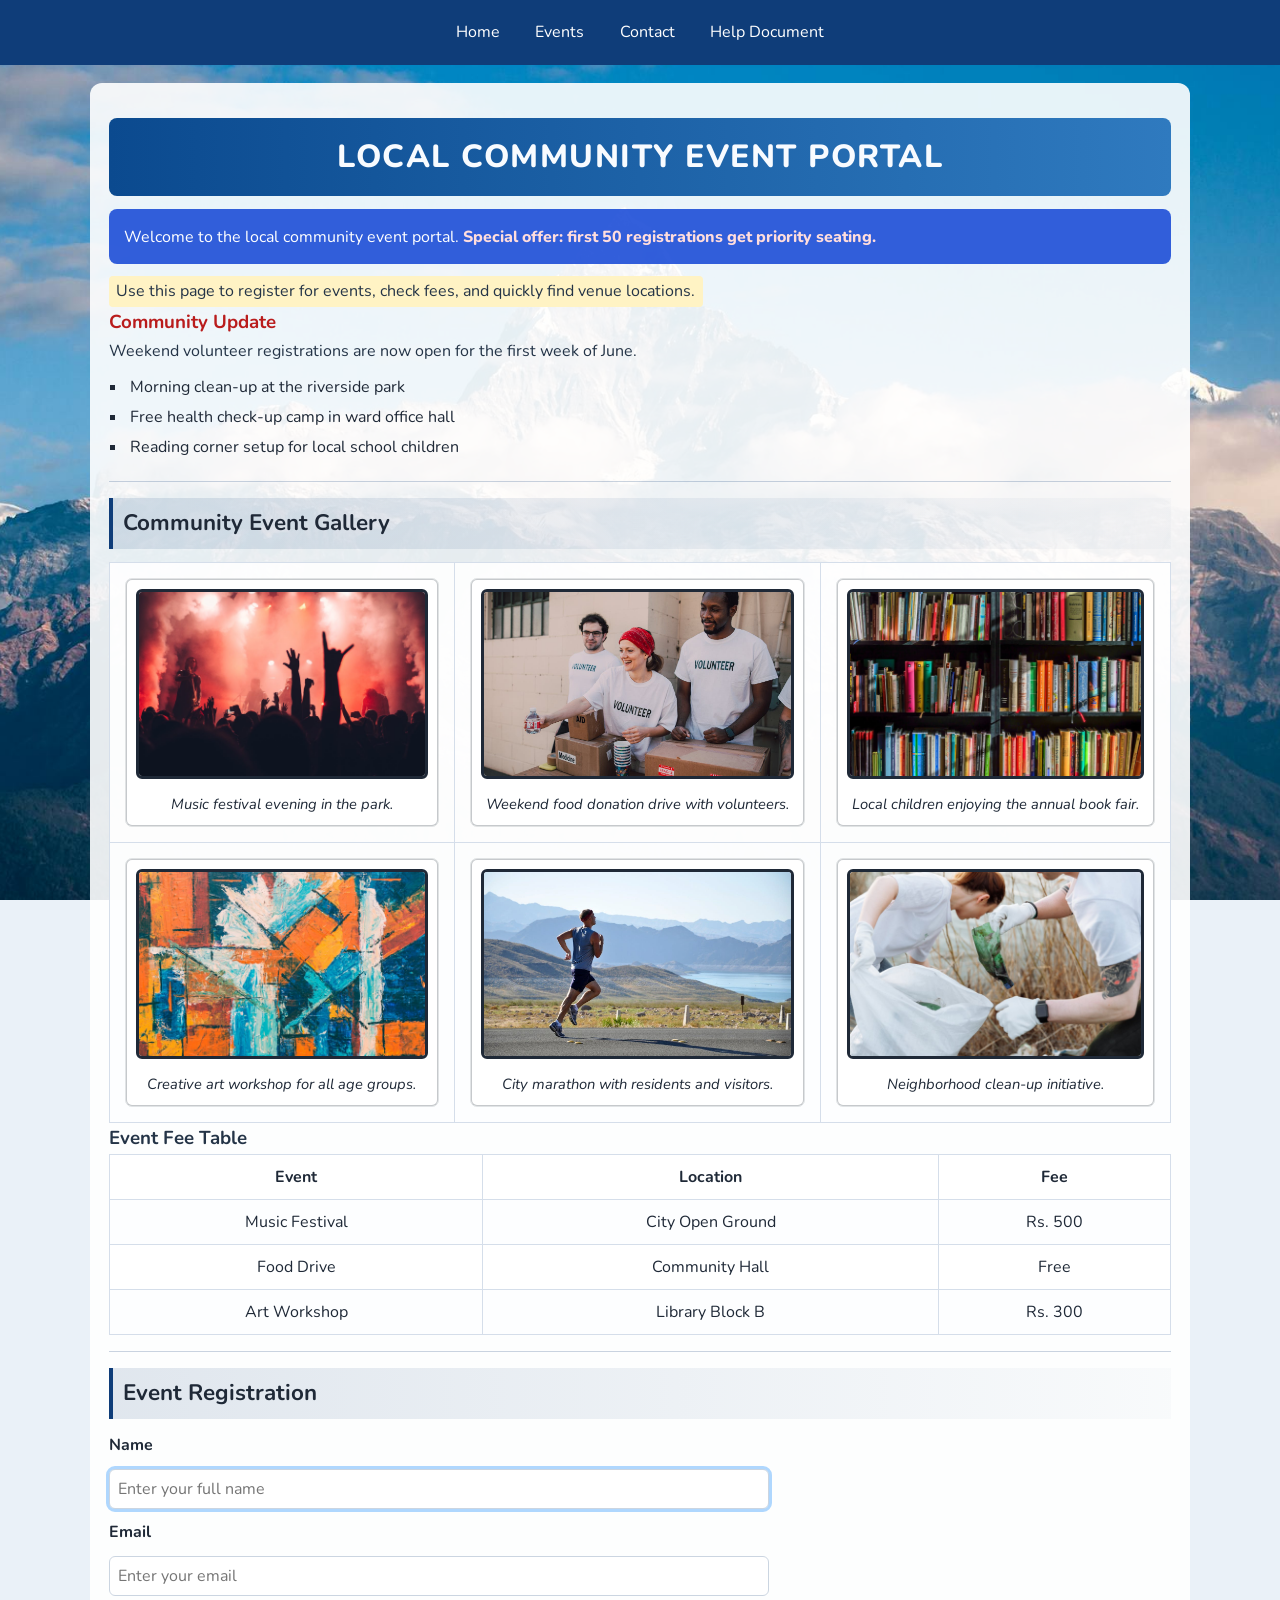
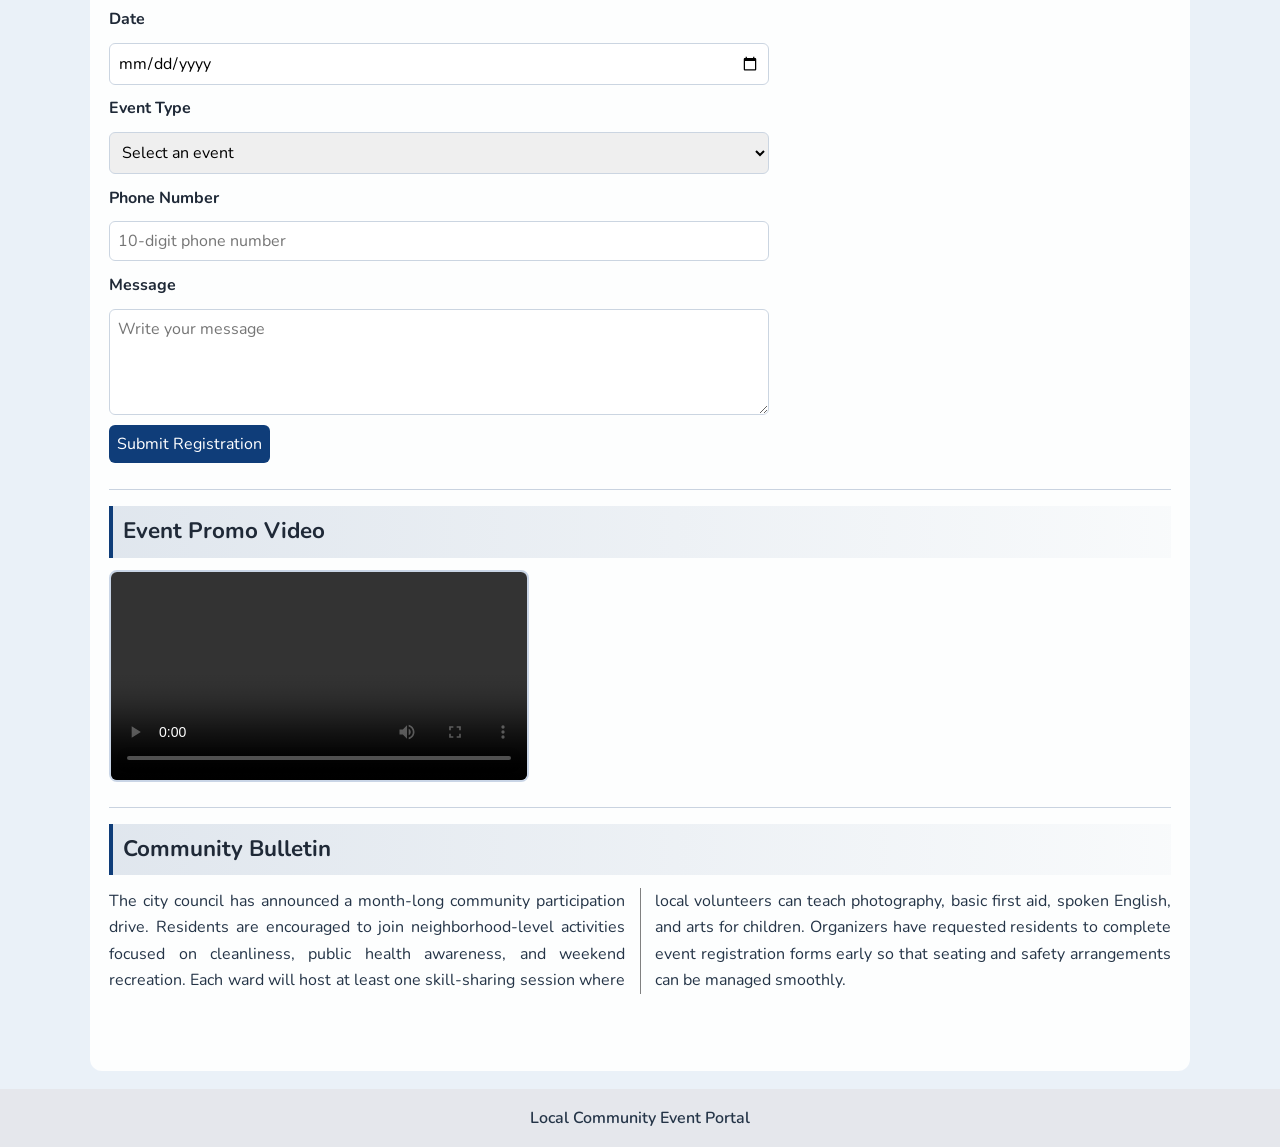
<file: MODULE-1-CSS3/index.html>
<!DOCTYPE html>
<html lang="en">
<head>
	<meta charset="UTF-8">
	<meta name="viewport" content="width=device-width, initial-scale=1.0">
	<link rel="preconnect" href="https://fonts.googleapis.com">
	<link rel="preconnect" href="https://fonts.gstatic.com" crossorigin>
	<link href="https://fonts.googleapis.com/css2?family=Nunito:wght@400;600;700;800&display=swap" rel="stylesheet">
	<link rel="stylesheet" href="styles.css">
	<title>Local Community Event Portal</title>
	<style>
		body {
			background-color: #eaf1f8;
		}
	</style>
</head>
<body>
	<nav>
		<ul class="nav-menu">
			<li><a href="#home">Home</a></li>
			<li><a href="#events">Events</a></li>
			<li><a href="#contact">Contact</a></li>
			<li><a href="help.html" target="_blank">Help Document</a></li>
		</ul>
	</nav>

	<main>
		<section id="home">
			<h1 id="mainHeader">Local Community Event Portal</h1>
			<div id="welcomeBanner">
				Welcome to the local community event portal.
				<span class="special-offer">Special offer: first 50 registrations get priority seating.</span>
			</div>
			<p class="highlight">Use this page to register for events, check fees, and quickly find venue locations.</p>
			<h3 style="color: #b91c1c;">Community Update</h3>
			<p>Weekend volunteer registrations are now open for the first week of June.</p>
			<ul class="community-list">
				<li>Morning clean-up at the riverside park</li>
				<li>Free health check-up camp in ward office hall</li>
				<li>Reading corner setup for local school children</li>
			</ul>
		</section>

		<section id="events">
			<h2>Community Event Gallery</h2>
			<table>
				<tr>
					<td>
						<figure class="eventCard">
							<img src="images/music-festival.jpg" alt="People attending music festival" title="Music Festival" class="event-image">
							<figcaption>Music festival evening in the park.</figcaption>
						</figure>
					</td>
					<td>
						<figure class="eventCard">
							<img src="images/food-drive.jpg" alt="Volunteers in food drive" title="Food Drive" class="event-image">
							<figcaption>Weekend food donation drive with volunteers.</figcaption>
						</figure>
					</td>
					<td>
						<figure class="eventCard">
							<img src="images/book-fair.jpg" alt="Children at book fair" title="Book Fair" class="event-image">
							<figcaption>Local children enjoying the annual book fair.</figcaption>
						</figure>
					</td>
				</tr>
				<tr>
					<td>
						<figure class="eventCard">
							<img src="images/art-workshop.jpg" alt="Adults in art workshop" title="Art Workshop" class="event-image">
							<figcaption>Creative art workshop for all age groups.</figcaption>
						</figure>
					</td>
					<td>
						<figure class="eventCard">
							<img src="images/city-marathon.jpg" alt="People at city marathon" title="City Marathon" class="event-image">
							<figcaption>City marathon with residents and visitors.</figcaption>
						</figure>
					</td>
					<td>
						<figure class="eventCard">
							<img src="images/clean-up-drive-v2.jpg" alt="Community clean up drive" title="Clean Up Drive" class="event-image">
							<figcaption>Neighborhood clean-up initiative.</figcaption>
						</figure>
					</td>
				</tr>
			</table>

			<h3>Event Fee Table</h3>
			<table class="fee-table">
				<tr>
					<th>Event</th>
					<th>Location</th>
					<th>Fee</th>
				</tr>
				<tr>
					<td>Music Festival</td>
					<td>City Open Ground</td>
					<td>Rs. 500</td>
				</tr>
				<tr>
					<td>Food Drive</td>
					<td>Community Hall</td>
					<td>Free</td>
				</tr>
				<tr>
					<td>Art Workshop</td>
					<td>Library Block B</td>
					<td>Rs. 300</td>
				</tr>
			</table>
		</section>

		<section id="contact">
			<h2>Event Registration</h2>
			<form id="registrationForm">
				<label for="name">Name</label>
				<input id="name" name="name" type="text" placeholder="Enter your full name" required autofocus>

				<label for="email">Email</label>
				<input id="email" name="email" type="email" placeholder="Enter your email" required>

				<label for="eventDate">Date</label>
				<input id="eventDate" name="eventDate" type="date" required>

				<label for="eventType">Event Type</label>
				<select id="eventType" name="eventType" required>
					<option value="">Select an event</option>
					<option value="Music Festival">Music Festival</option>
					<option value="Food Drive">Food Drive</option>
					<option value="Art Workshop">Art Workshop</option>
				</select>

				<label for="phone">Phone Number</label>
				<input id="phone" name="phone" type="text" placeholder="10-digit phone number" required>

				<label for="message">Message</label>
				<textarea id="message" name="message" rows="4" placeholder="Write your message" required></textarea>

				<button type="submit">Submit Registration</button>
				<output id="confirmation" class="note"></output>
			</form>
		</section>

		<section>
			<h2>Event Promo Video</h2>
			<video id="promoVideo" width="400" controls>
				<source src="videos/event-promo.mp4" type="video/mp4">
				Your browser does not support HTML5 video.
			</video>
		</section>

		<section>
			<h2>Community Bulletin</h2>
			<p class="news-article">
				The city council has announced a month-long community participation drive. Residents are encouraged to
				join neighborhood-level activities focused on cleanliness, public health awareness, and weekend recreation.
				Each ward will host at least one skill-sharing session where local volunteers can teach photography,
				basic first aid, spoken English, and arts for children. Organizers have requested residents to complete
				event registration forms early so that seating and safety arrangements can be managed smoothly.
			</p>
			<p class="visibility-hidden">This line uses visibility hidden style in CSS for box model comparison.</p>
			<p class="display-none">This line uses display none style in CSS for box model comparison.</p>
		</section>
	</main>

	<footer>
		<p>Local Community Event Portal</p>
	</footer>
</body>
</html>
</file>
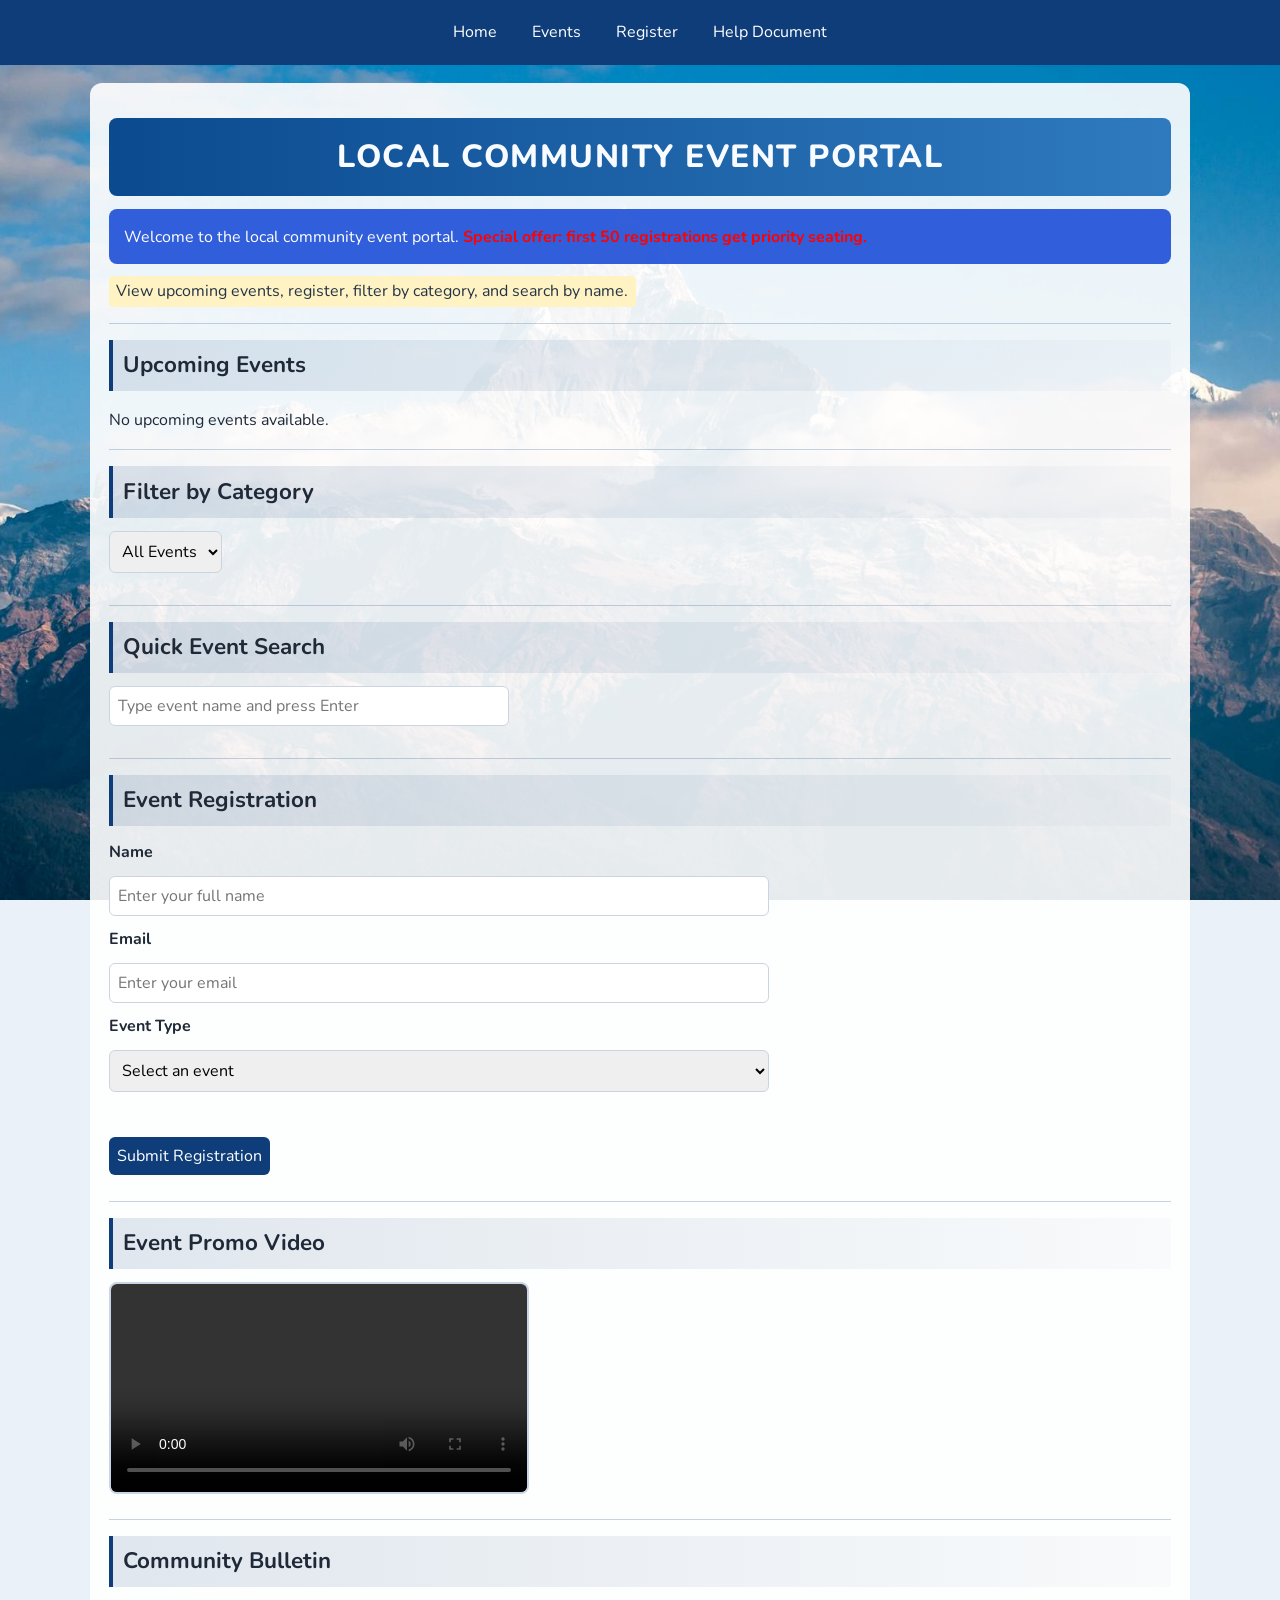
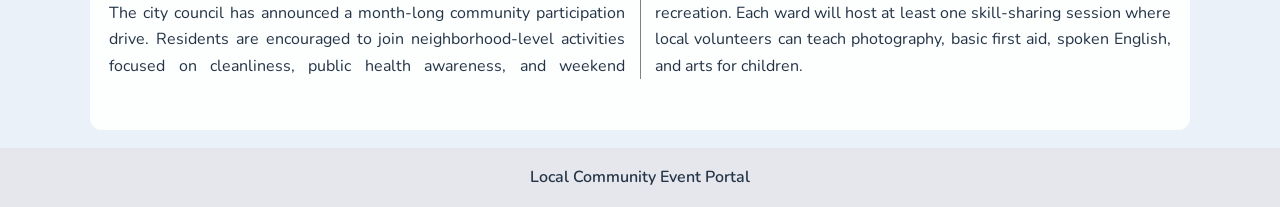
<file: module-1-js/index.html>
<!DOCTYPE html>
<html lang="en">
<head>
	<meta charset="UTF-8">
	<meta name="viewport" content="width=device-width, initial-scale=1.0">
	<link rel="preconnect" href="https://fonts.googleapis.com">
	<link rel="preconnect" href="https://fonts.gstatic.com" crossorigin>
	<link href="https://fonts.googleapis.com/css2?family=Nunito:wght@400;600;700;800&display=swap" rel="stylesheet">
	<link rel="stylesheet" href="styles.css">
	<title>Local Community Event Portal</title>
</head>
<body>
	<!-- Navigation -->
	<nav>
		<ul class="nav-menu">
			<li><a href="#home">Home</a></li>
			<li><a href="#events">Events</a></li>
			<li><a href="#register">Register</a></li>
			<li><a href="help.html" target="_blank">Help Document</a></li>
		</ul>
	</nav>

	<!-- Main -->
	<main>
		<section id="home">
			<h1 id="mainHeader">Local Community Event Portal</h1>
			<div id="welcomeBanner">
				Welcome to the local community event portal.
				<span style="color: red; font-weight: bold;">Special offer: first 50 registrations get priority seating.</span>
			</div>
			<p class="highlight">View upcoming events, register, filter by category, and search by name.</p>
		</section>

		<section id="events">
			<h2>Upcoming Events</h2>
			<div id="loadingSpinner">Loading events...</div>
			<div id="upcomingEvents"></div>
		</section>

		<section>
			<h2>Filter by Category</h2>
			<select id="categoryFilter">
				<option value="all">All Events</option>
				<option value="Music">Music</option>
				<option value="Food">Food</option>
				<option value="Art">Art</option>
				<option value="Books">Books</option>
				<option value="Sports">Sports</option>
			</select>
			<div id="filterResults"></div>
		</section>

		<section>
			<h2>Quick Event Search</h2>
			<input type="text" id="eventSearch" placeholder="Type event name and press Enter">
			<div id="searchResults"></div>
		</section>

		<section id="register">
			<h2>Event Registration</h2>
			<form id="registrationForm">
				<label for="name">Name</label>
				<input id="name" name="name" type="text" placeholder="Enter your full name" required>

				<label for="email">Email</label>
				<input id="email" name="email" type="email" placeholder="Enter your email" required>

				<label for="eventType">Event Type</label>
				<select id="eventType" name="eventType" required>
					<option value="">Select an event</option>
				</select>

				<p id="formError" class="error-message"></p>
				<button id="registerBtn" type="submit">Submit Registration</button>
				<output id="confirmation" class="note"></output>
			</form>
			<div id="serverStatus"></div>
		</section>

		<section>
			<h2>Event Promo Video</h2>
			<video width="400" controls>
				<source src="videos/event-promo.mp4" type="video/mp4">
				Your browser does not support HTML5 video.
			</video>
		</section>

		<section>
			<h2>Community Bulletin</h2>
			<p class="news-article">
				The city council has announced a month-long community participation drive. Residents are encouraged to
				join neighborhood-level activities focused on cleanliness, public health awareness, and weekend recreation.
				Each ward will host at least one skill-sharing session where local volunteers can teach photography,
				basic first aid, spoken English, and arts for children.
			</p>
		</section>
	</main>

	<!-- Footer -->
	<footer>
		<p>Local Community Event Portal</p>
	</footer>

	<script src="main.js"></script>
</body>
</html>
</file>
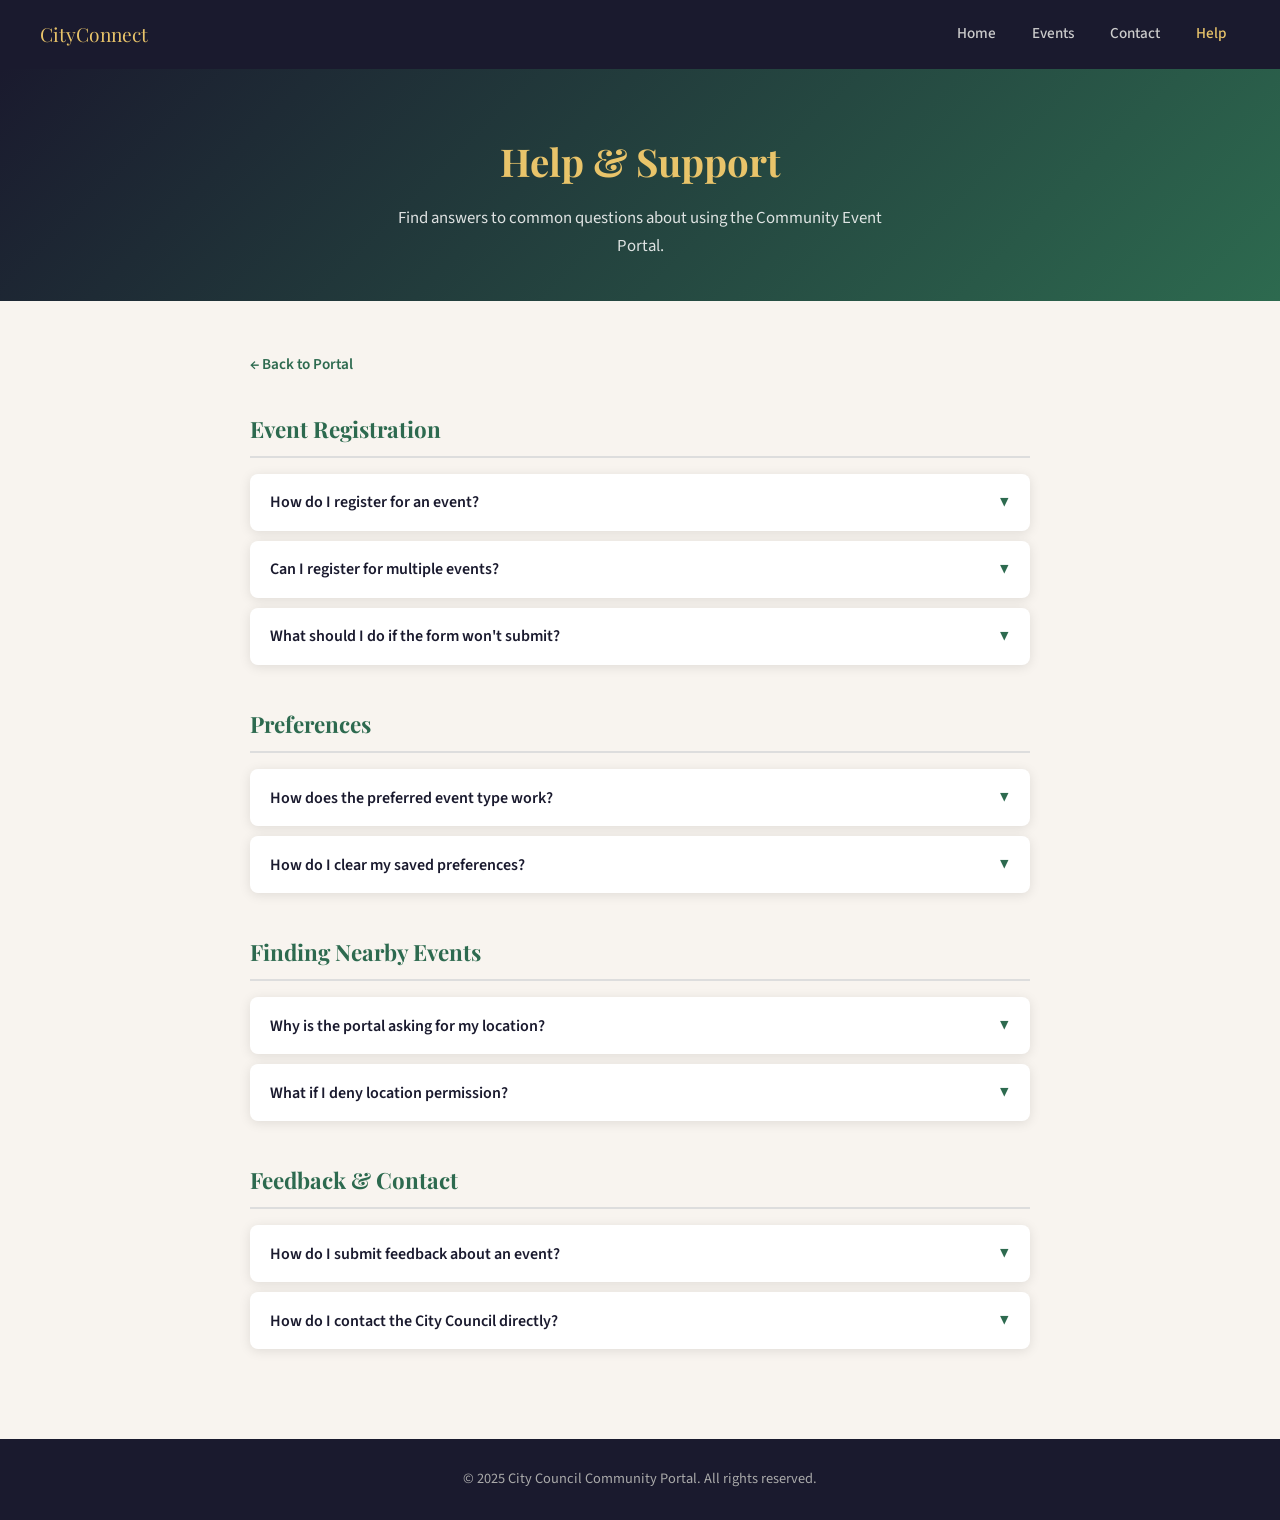
<file: help.html>
<!DOCTYPE html>
<html lang="en">
<head>
  <meta charset="UTF-8" />
  <meta name="viewport" content="width=device-width, initial-scale=1.0" />
  <title>Help — Community Event Portal</title>

  <link href="https://fonts.googleapis.com/css2?family=Playfair+Display:wght@600;700&family=Source+Sans+3:wght@400;500;600&display=swap" rel="stylesheet" />

  <style>
    :root {
      --green:       #2d6a4f;
      --green-light: #52b788;
      --cream:       #f8f4ef;
      --dark:        #1a1a2e;
      --muted:       #555e68;
      --border:      #ddd;
      --gold:        #e9c46a;
      --radius:      8px;
      --shadow:      0 2px 12px rgba(0,0,0,.10);
    }

    * { box-sizing: border-box; margin: 0; padding: 0; }

    body {
      font-family: 'Source Sans 3', sans-serif;
      background: var(--cream);
      color: var(--dark);
      line-height: 1.7;
    }

    h1, h2, h3 { font-family: 'Playfair Display', serif; }

    /* Navigation */
    nav {
      background: var(--dark);
      padding: 0 40px;
      display: flex;
      align-items: center;
      gap: 8px;
      box-shadow: 0 2px 8px rgba(0,0,0,.2);
    }

    nav .brand {
      font-family: 'Playfair Display', serif;
      color: var(--gold);
      font-size: 1.2rem;
      padding: 18px 0;
      margin-right: auto;
    }

    nav a {
      color: #ccc;
      text-decoration: none;
      padding: 18px 14px;
      font-weight: 500;
      font-size: .95rem;
      transition: color .2s;
    }

    nav a:hover { color: var(--gold); }
    nav a.active { color: var(--gold); }

    /* Hero */
    .hero {
      text-align: center;
      padding: 60px 40px 40px;
      background: linear-gradient(135deg, #1a1a2e 0%, #2d6a4f 100%);
      color: #fff;
    }

    .hero h1 {
      font-size: 2.4rem;
      color: var(--gold);
      margin-bottom: 10px;
    }

    .hero p {
      font-size: 1.05rem;
      opacity: .85;
      max-width: 500px;
      margin: 0 auto;
    }

    /* Main content */
    .help-wrapper {
      max-width: 860px;
      margin: 0 auto;
      padding: 50px 40px;
    }

    /* FAQ accordion */
    .faq-group {
      margin-bottom: 40px;
    }

    .faq-group h2 {
      font-size: 1.4rem;
      color: var(--green);
      margin-bottom: 16px;
      padding-bottom: 8px;
      border-bottom: 2px solid var(--border);
    }

    .faq-item {
      background: #fff;
      border-radius: var(--radius);
      box-shadow: var(--shadow);
      margin-bottom: 10px;
      overflow: hidden;
    }

    .faq-question {
      width: 100%;
      text-align: left;
      padding: 16px 20px;
      background: none;
      border: none;
      font-family: 'Source Sans 3', sans-serif;
      font-size: 1rem;
      font-weight: 600;
      color: var(--dark);
      cursor: pointer;
      display: flex;
      justify-content: space-between;
      align-items: center;
      transition: background .2s;
    }

    .faq-question:hover { background: #f0faf5; }

    .faq-question .arrow {
      font-size: 1.1rem;
      transition: transform .25s;
      color: var(--green);
    }

    .faq-question.open .arrow { transform: rotate(180deg); }

    .faq-answer {
      display: none;
      padding: 0 20px 16px;
      color: var(--muted);
      font-size: .95rem;
      line-height: 1.8;
    }

    .faq-answer.open { display: block; }

    /* Back link */
    .back-link {
      display: inline-block;
      margin-bottom: 32px;
      color: var(--green);
      font-weight: 600;
      text-decoration: none;
      font-size: .95rem;
    }

    .back-link:hover { text-decoration: underline; }

    /* Footer */
    footer {
      background: var(--dark);
      color: #aaa;
      text-align: center;
      padding: 28px 40px;
      font-size: .9rem;
    }
  </style>
</head>

<body>

  <!-- Navigation -->
  <nav>
    <span class="brand">CityConnect</span>
    <a href="index.html">Home</a>
    <a href="index.html#events">Events</a>
    <a href="index.html#contact">Contact</a>
    <a href="help.html" class="active">Help</a>
  </nav>

  <!-- Hero -->
  <div class="hero">
    <h1>Help & Support</h1>
    <p>Find answers to common questions about using the Community Event Portal.</p>
  </div>

  <!-- Help Content -->
  <div class="help-wrapper">

    <a href="index.html" class="back-link">← Back to Portal</a>

    <!-- Registration -->
    <div class="faq-group">
      <h2>Event Registration</h2>

      <div class="faq-item">
        <button class="faq-question" onclick="toggleFAQ(this)">
          How do I register for an event?
          <span class="arrow">▼</span>
        </button>
        <div class="faq-answer">
          Go to the <strong>Event Registration</strong> section on the home page. Fill in your name, email, preferred date, and select an event type, then click <em>Register Now</em>. You will see a confirmation message on screen.
        </div>
      </div>

      <div class="faq-item">
        <button class="faq-question" onclick="toggleFAQ(this)">
          Can I register for multiple events?
          <span class="arrow">▼</span>
        </button>
        <div class="faq-answer">
          Yes. Simply fill in the registration form again for each event you wish to attend. Each submission is treated separately.
        </div>
      </div>

      <div class="faq-item">
        <button class="faq-question" onclick="toggleFAQ(this)">
          What should I do if the form won't submit?
          <span class="arrow">▼</span>
        </button>
        <div class="faq-answer">
          Make sure all required fields (marked with an asterisk) are filled in correctly. Check that your email address is in a valid format and that you have selected an event type from the dropdown.
        </div>
      </div>
    </div>

    <!-- Preferences -->
    <div class="faq-group">
      <h2>Preferences</h2>

      <div class="faq-item">
        <button class="faq-question" onclick="toggleFAQ(this)">
          How does the preferred event type work?
          <span class="arrow">▼</span>
        </button>
        <div class="faq-answer">
          When you select a preferred event type in the <strong>Your Preferences</strong> section, it is saved in your browser's local storage. The next time you visit the portal, your preference will be automatically pre-selected for you.
        </div>
      </div>

      <div class="faq-item">
        <button class="faq-question" onclick="toggleFAQ(this)">
          How do I clear my saved preferences?
          <span class="arrow">▼</span>
        </button>
        <div class="faq-answer">
          Click the <strong>Clear Preferences</strong> button in the Preferences section. This will remove all saved data from your browser for this portal.
        </div>
      </div>
    </div>

    <!-- Location -->
    <div class="faq-group">
      <h2>Finding Nearby Events</h2>

      <div class="faq-item">
        <button class="faq-question" onclick="toggleFAQ(this)">
          Why is the portal asking for my location?
          <span class="arrow">▼</span>
        </button>
        <div class="faq-answer">
          The <strong>Find Nearby Events</strong> feature uses your device's GPS to show you events happening close to where you are. Your location is only used in the browser and is never stored or sent to any server.
        </div>
      </div>

      <div class="faq-item">
        <button class="faq-question" onclick="toggleFAQ(this)">
          What if I deny location permission?
          <span class="arrow">▼</span>
        </button>
        <div class="faq-answer">
          If you deny permission, the portal will show a message letting you know. You can still browse and register for events manually without sharing your location.
        </div>
      </div>
    </div>

    <!-- Feedback -->
    <div class="faq-group">
      <h2>Feedback & Contact</h2>

      <div class="faq-item">
        <button class="faq-question" onclick="toggleFAQ(this)">
          How do I submit feedback about an event?
          <span class="arrow">▼</span>
        </button>
        <div class="faq-answer">
          Scroll to the <strong>Event Feedback</strong> section. Enter your phone number, select the event, write your feedback, and click <em>Submit Feedback</em>.
        </div>
      </div>

      <div class="faq-item">
        <button class="faq-question" onclick="toggleFAQ(this)">
          How do I contact the City Council directly?
          <span class="arrow">▼</span>
        </button>
        <div class="faq-answer">
          Use the <strong>Contact Us</strong> section at the bottom of the home page. Fill in your name, email, subject, and message and click <em>Send Message</em>. You can also call us at <strong>+91 44 2345 6789</strong> or email <strong>events@citycouncil.gov.in</strong>.
        </div>
      </div>
    </div>

  </div>

  <!-- Footer -->
  <footer>
    <p>&copy; 2025 City Council Community Portal. All rights reserved.</p>
  </footer>

  <script>
    function toggleFAQ(btn) {
      var answer = btn.nextElementSibling;
      var isOpen = answer.classList.contains('open');

      document.querySelectorAll('.faq-answer.open').forEach(function(a) {
        a.classList.remove('open');
      });
      document.querySelectorAll('.faq-question.open').forEach(function(b) {
        b.classList.remove('open');
      });

      if (!isOpen) {
        answer.classList.add('open');
        btn.classList.add('open');
      }
    }
  </script>

</body>
</html>
</file>
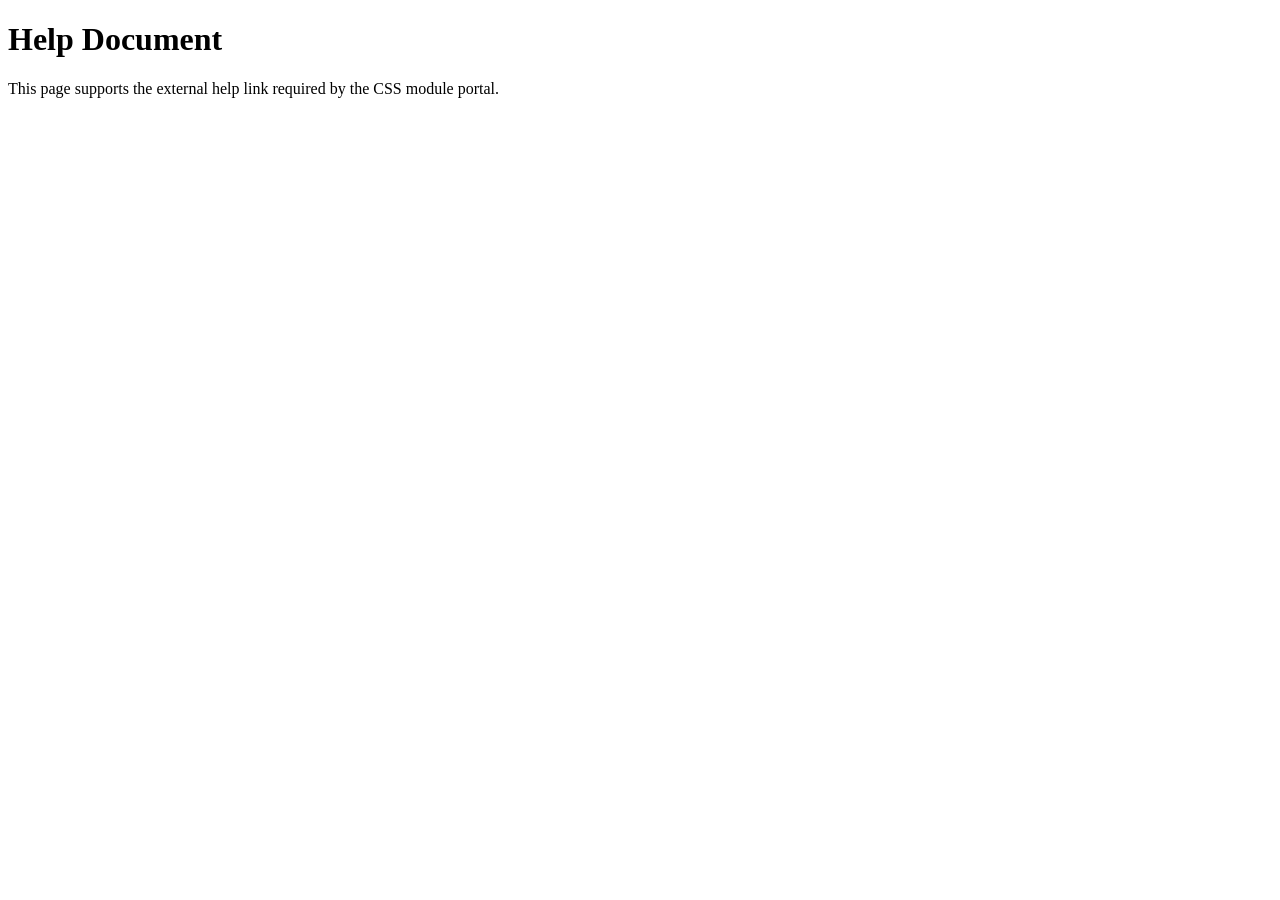
<file: MODULE-1-CSS3/help.html>
<!DOCTYPE html>
<html lang="en">
<head>
	<meta charset="UTF-8">
	<meta name="viewport" content="width=device-width, initial-scale=1.0">
	<title>Community Portal Help</title>
</head>
<body>
	<h1>Help Document</h1>
	<p>This page supports the external help link required by the CSS module portal.</p>
</body>
</html>
</file>
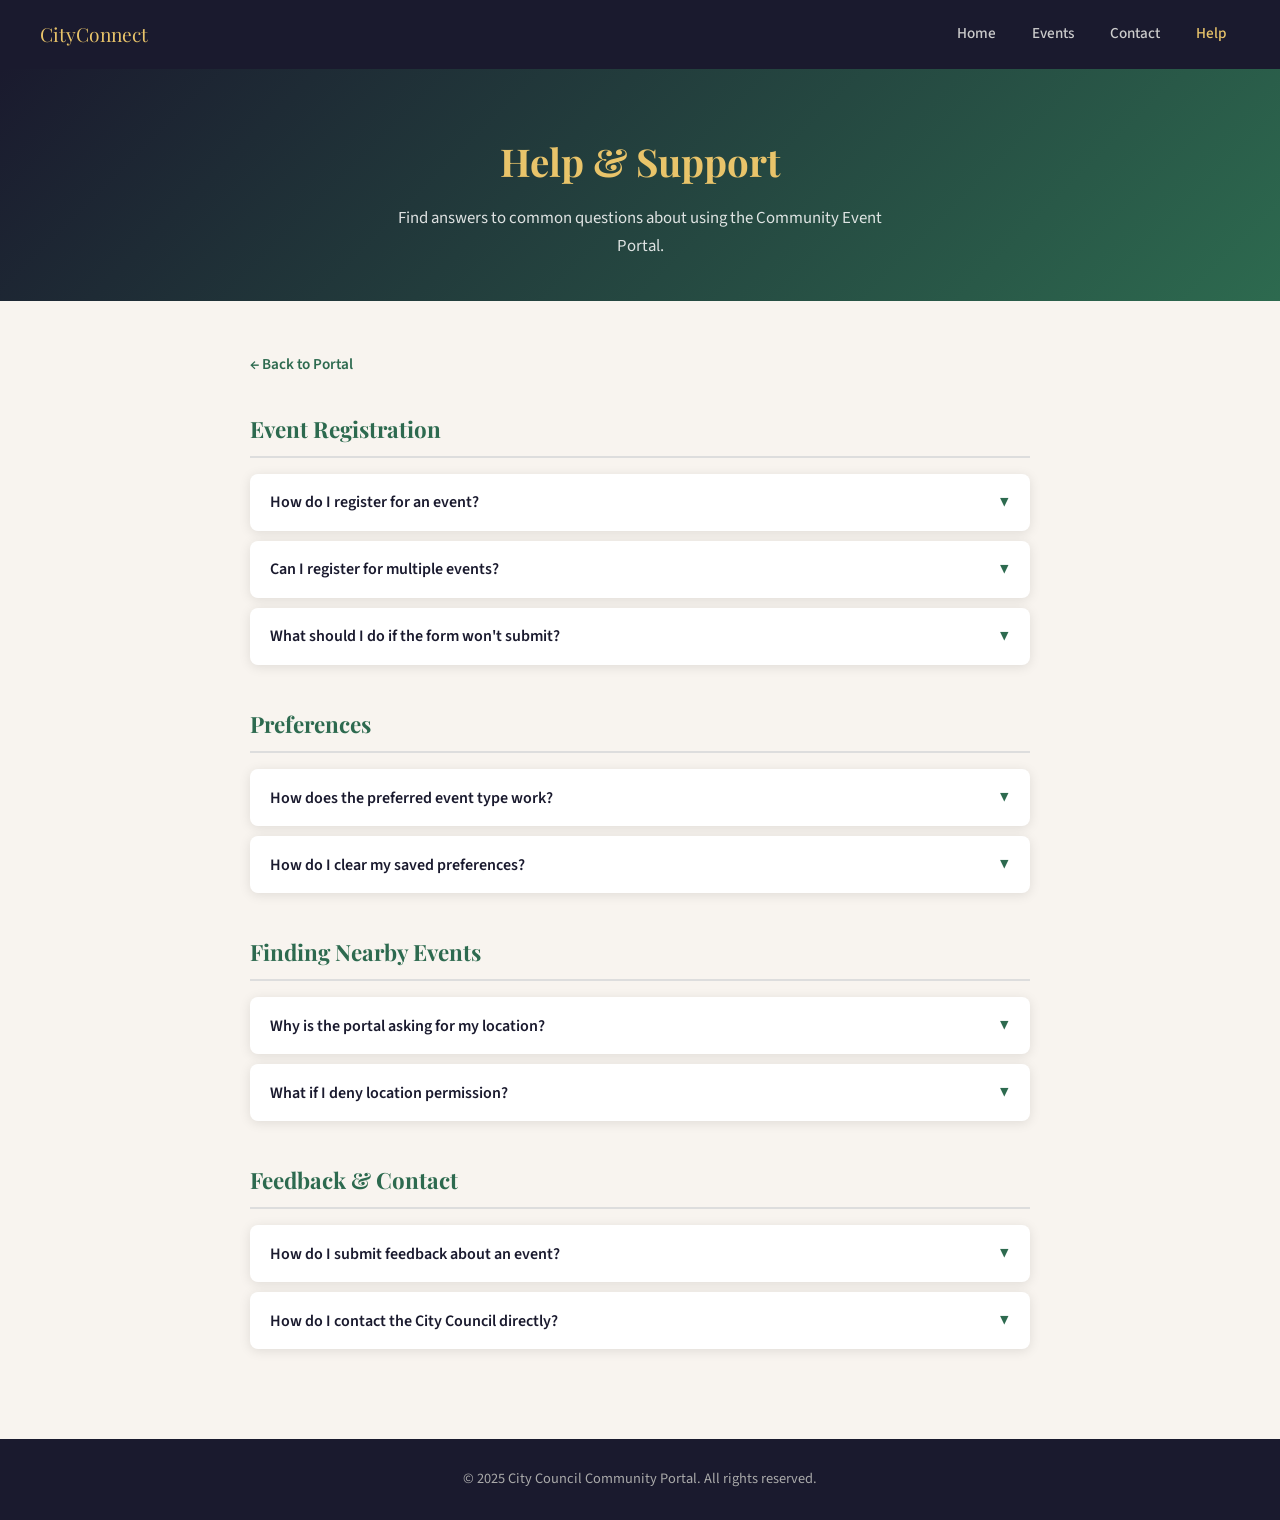
<file: module-1-html/help.html>
<!DOCTYPE html>
<html lang="en">
<head>
  <meta charset="UTF-8" />
  <meta name="viewport" content="width=device-width, initial-scale=1.0" />
  <title>Help — Community Event Portal</title>

  <link href="https://fonts.googleapis.com/css2?family=Playfair+Display:wght@600;700&family=Source+Sans+3:wght@400;500;600&display=swap" rel="stylesheet" />

  <style>
    :root {
      --green:       #2d6a4f;
      --green-light: #52b788;
      --cream:       #f8f4ef;
      --dark:        #1a1a2e;
      --muted:       #555e68;
      --border:      #ddd;
      --gold:        #e9c46a;
      --radius:      8px;
      --shadow:      0 2px 12px rgba(0,0,0,.10);
    }

    * { box-sizing: border-box; margin: 0; padding: 0; }

    body {
      font-family: 'Source Sans 3', sans-serif;
      background: var(--cream);
      color: var(--dark);
      line-height: 1.7;
    }

    h1, h2, h3 { font-family: 'Playfair Display', serif; }

    
    nav {
      background: var(--dark);
      padding: 0 40px;
      display: flex;
      align-items: center;
      gap: 8px;
      box-shadow: 0 2px 8px rgba(0,0,0,.2);
    }

    nav .brand {
      font-family: 'Playfair Display', serif;
      color: var(--gold);
      font-size: 1.2rem;
      padding: 18px 0;
      margin-right: auto;
    }

    nav a {
      color: #ccc;
      text-decoration: none;
      padding: 18px 14px;
      font-weight: 500;
      font-size: .95rem;
      transition: color .2s;
    }

    nav a:hover { color: var(--gold); }
    nav a.active { color: var(--gold); }

    
    .hero {
      text-align: center;
      padding: 60px 40px 40px;
      background: linear-gradient(135deg, #1a1a2e 0%, #2d6a4f 100%);
      color: #fff;
    }

    .hero h1 {
      font-size: 2.4rem;
      color: var(--gold);
      margin-bottom: 10px;
    }

    .hero p {
      font-size: 1.05rem;
      opacity: .85;
      max-width: 500px;
      margin: 0 auto;
    }

    
    .help-wrapper {
      max-width: 860px;
      margin: 0 auto;
      padding: 50px 40px;
    }

    
    .faq-group {
      margin-bottom: 40px;
    }

    .faq-group h2 {
      font-size: 1.4rem;
      color: var(--green);
      margin-bottom: 16px;
      padding-bottom: 8px;
      border-bottom: 2px solid var(--border);
    }

    .faq-item {
      background: #fff;
      border-radius: var(--radius);
      box-shadow: var(--shadow);
      margin-bottom: 10px;
      overflow: hidden;
    }

    .faq-question {
      width: 100%;
      text-align: left;
      padding: 16px 20px;
      background: none;
      border: none;
      font-family: 'Source Sans 3', sans-serif;
      font-size: 1rem;
      font-weight: 600;
      color: var(--dark);
      cursor: pointer;
      display: flex;
      justify-content: space-between;
      align-items: center;
      transition: background .2s;
    }

    .faq-question:hover { background: #f0faf5; }

    .faq-question .arrow {
      font-size: 1.1rem;
      transition: transform .25s;
      color: var(--green);
    }

    .faq-question.open .arrow { transform: rotate(180deg); }

    .faq-answer {
      display: none;
      padding: 0 20px 16px;
      color: var(--muted);
      font-size: .95rem;
      line-height: 1.8;
    }

    .faq-answer.open { display: block; }

    
    .back-link {
      display: inline-block;
      margin-bottom: 32px;
      color: var(--green);
      font-weight: 600;
      text-decoration: none;
      font-size: .95rem;
    }

    .back-link:hover { text-decoration: underline; }

    
    footer {
      background: var(--dark);
      color: #aaa;
      text-align: center;
      padding: 28px 40px;
      font-size: .9rem;
    }
  </style>
</head>

<body>

  
  <nav>
    <span class="brand">CityConnect</span>
    <a href="index.html">Home</a>
    <a href="index.html#events">Events</a>
    <a href="index.html#contact">Contact</a>
    <a href="help.html" class="active">Help</a>
  </nav>

  
  <div class="hero">
    <h1>Help & Support</h1>
    <p>Find answers to common questions about using the Community Event Portal.</p>
  </div>

  
  <div class="help-wrapper">

    <a href="index.html" class="back-link">← Back to Portal</a>

    
    <div class="faq-group">
      <h2>Event Registration</h2>

      <div class="faq-item">
        <button class="faq-question" onclick="toggleFAQ(this)">
          How do I register for an event?
          <span class="arrow">▼</span>
        </button>
        <div class="faq-answer">
          Go to the <strong>Event Registration</strong> section on the home page. Fill in your name, email, preferred date, and select an event type, then click <em>Register Now</em>. You will see a confirmation message on screen.
        </div>
      </div>

      <div class="faq-item">
        <button class="faq-question" onclick="toggleFAQ(this)">
          Can I register for multiple events?
          <span class="arrow">▼</span>
        </button>
        <div class="faq-answer">
          Yes. Simply fill in the registration form again for each event you wish to attend. Each submission is treated separately.
        </div>
      </div>

      <div class="faq-item">
        <button class="faq-question" onclick="toggleFAQ(this)">
          What should I do if the form won't submit?
          <span class="arrow">▼</span>
        </button>
        <div class="faq-answer">
          Make sure all required fields (marked with an asterisk) are filled in correctly. Check that your email address is in a valid format and that you have selected an event type from the dropdown.
        </div>
      </div>
    </div>

    
    <div class="faq-group">
      <h2>Preferences</h2>

      <div class="faq-item">
        <button class="faq-question" onclick="toggleFAQ(this)">
          How does the preferred event type work?
          <span class="arrow">▼</span>
        </button>
        <div class="faq-answer">
          When you select a preferred event type in the <strong>Your Preferences</strong> section, it is saved in your browser's local storage. The next time you visit the portal, your preference will be automatically pre-selected for you.
        </div>
      </div>

      <div class="faq-item">
        <button class="faq-question" onclick="toggleFAQ(this)">
          How do I clear my saved preferences?
          <span class="arrow">▼</span>
        </button>
        <div class="faq-answer">
          Click the <strong>Clear Preferences</strong> button in the Preferences section. This will remove all saved data from your browser for this portal.
        </div>
      </div>
    </div>

    
    <div class="faq-group">
      <h2>Finding Nearby Events</h2>

      <div class="faq-item">
        <button class="faq-question" onclick="toggleFAQ(this)">
          Why is the portal asking for my location?
          <span class="arrow">▼</span>
        </button>
        <div class="faq-answer">
          The <strong>Find Nearby Events</strong> feature uses your device's GPS to show you events happening close to where you are. Your location is only used in the browser and is never stored or sent to any server.
        </div>
      </div>

      <div class="faq-item">
        <button class="faq-question" onclick="toggleFAQ(this)">
          What if I deny location permission?
          <span class="arrow">▼</span>
        </button>
        <div class="faq-answer">
          If you deny permission, the portal will show a message letting you know. You can still browse and register for events manually without sharing your location.
        </div>
      </div>
    </div>


    <div class="faq-group">
      <h2>Feedback & Contact</h2>

      <div class="faq-item">
        <button class="faq-question" onclick="toggleFAQ(this)">
          How do I submit feedback about an event?
          <span class="arrow">▼</span>
        </button>
        <div class="faq-answer">
          Scroll to the <strong>Event Feedback</strong> section. Enter your phone number, select the event, write your feedback, and click <em>Submit Feedback</em>.
        </div>
      </div>

      <div class="faq-item">
        <button class="faq-question" onclick="toggleFAQ(this)">
          How do I contact the City Council directly?
          <span class="arrow">▼</span>
        </button>
        <div class="faq-answer">
          Use the <strong>Contact Us</strong> section at the bottom of the home page. Fill in your name, email, subject, and message and click <em>Send Message</em>. You can also call us at <strong>+91 44 2345 6789</strong> or email <strong>events@citycouncil.gov.in</strong>.
        </div>
      </div>
    </div>

  </div>

  
  <footer>
    <p>&copy; 2025 City Council Community Portal. All rights reserved.</p>
  </footer>

  <script>
    function toggleFAQ(btn) {
      var answer = btn.nextElementSibling;
      var isOpen = answer.classList.contains('open');

      document.querySelectorAll('.faq-answer.open').forEach(function(a) {
        a.classList.remove('open');
      });
      document.querySelectorAll('.faq-question.open').forEach(function(b) {
        b.classList.remove('open');
      });

      if (!isOpen) {
        answer.classList.add('open');
        btn.classList.add('open');
      }
    }
  </script>

</body>
</html>
</file>
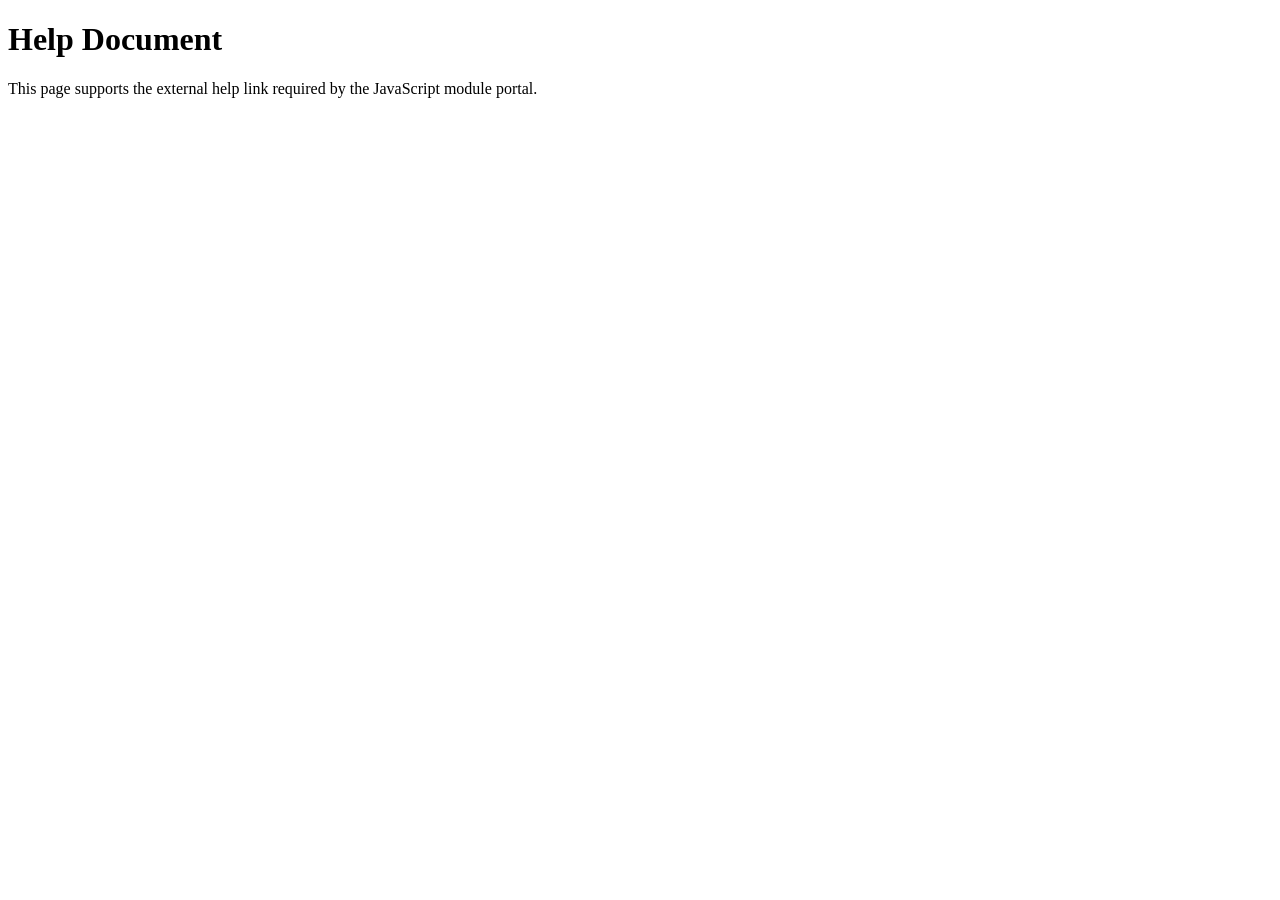
<file: module-1-js/help.html>
<!DOCTYPE html>
<html lang="en">
<head>
	<meta charset="UTF-8">
	<meta name="viewport" content="width=device-width, initial-scale=1.0">
	<title>Community Portal Help</title>
</head>
<body>
	<h1>Help Document</h1>
	<p>This page supports the external help link required by the JavaScript module portal.</p>
</body>
</html>
</file>
<file: MODULE-1-CSS3/styles.css>
/* Task 1 and Task 2: CSS reset and base layout */
* {

	margin: 0;
	padding: 0;
	box-sizing: border-box;
}


/* Task 4 and Task 5: Theme, typography, and background */
	body {
		font-family: "Nunito", sans-serif;
		font-size: 16px;
		font-style: normal;
		font-weight: 400;
		line-height: 1.65;
		color: #1f2937;
		background-color: rgba(234, 241, 248, 0.95);
		background-image: url("images/portal-background.jpg");
		background-size: cover;
		background-attachment: fixed;
		background-position: center;
	}

/* Task 8: Main page spacing */
main {
	width: 92%;
	max-width: 1100px;
	margin: 2vh auto;
	padding: 1.2rem;
	background-color: rgba(255, 255, 255, 0.9);
	border-radius: 12px;
}

/* Task 3: Main banner styling */
#mainHeader {
	text-align: center;
	text-transform: uppercase;
	letter-spacing: 1.5px;
	font-weight: 800;
	font-size: 2rem;
	padding: 0.8rem;
	margin-bottom: 0.8rem;
	background: linear-gradient(90deg, #0b4a8f, #2f7abf);
	color: #f8fbff;
	border-radius: 8px;
}

/* Task 6: Navigation and link styling */
nav {
	background: #0f3d79;
	padding: 0.75rem 1rem;
}

nav ul {
	list-style-type: none;
	list-style-position: inside;
	display: flex;
	justify-content: center;
	gap: 1rem;
}

nav li {
	padding: 0.25rem 0.4rem;
	margin: 0.2rem;
}

nav a:link {
	color: #ffffff;
	text-decoration: none;
}

nav a:visited {
	color: #d6e6ff;
}

nav a:hover {
	color: #ffe8b3;
	text-decoration: underline;
}

nav a:active {
	color: #ffd166;
}

/* Task 3 and Task 8: Section spacing and borders */
section {
	margin: 1rem 0;
	padding-bottom: 1rem;
	border-bottom: 1px solid rgba(15, 61, 121, 0.22);
}

section:last-of-type {
	border-bottom: none;
}

/* Task 4 and Task 7: Section headers and content blocks */
h2 {
	font-size: 1.4rem;
	font-weight: 700;
	margin-bottom: 0.8rem;
	padding: 0.45rem 0.6rem;
	background: linear-gradient(90deg, rgba(15, 61, 121, 0.12), rgba(15, 61, 121, 0.02));
	border-left: 4px solid #0f3d79;
	text-align: left;
}

h3,
p {
	color: #243447;
	line-height: 1.65;
}

.community-heading {
	color: #b91c1c;
}

#welcomeBanner {
	background-color: rgba(29, 78, 216, 0.9);
	color: #ffffff;
	padding: 0.9rem;
	border-radius: 8px;
	margin-bottom: 0.7rem;
}

.special-offer {
	color: #ffdddd;
	font-weight: 800;
}

.highlight {
	background-color: #fff3c4;
	padding: 0.15rem 0.45rem;
	border-radius: 4px;
	display: inline-block;
}

/* Task 4 and Task 7: Card presentation */
.eventCard {
	margin: 0.45rem;
	padding: 0.55rem;
	border: 1px solid rgba(31, 41, 55, 0.25);
	outline: 1px solid rgba(31, 41, 55, 0.12);
	background-color: rgba(255, 255, 255, 0.96);
	border-radius: 6px;
}

table {
	width: 100%;
	border-collapse: collapse;
	text-align: center;
}

td,
th {
	border: 1px solid #d5deea;
	padding: 0.55rem;
	background-color: rgba(255, 255, 255, 0.9);
	vertical-align: top;
}

tr:nth-child(even) {
	background-color: rgba(212, 226, 244, 0.35);
}

/* Task 4: Gallery image sizing */
.event-image {
	width: 100%;
	max-width: 320px;
	height: 190px;
	object-fit: cover;
	border: 3px solid #1f2937;
	border-radius: 6px;
}

figure {
	margin: 0;
}

figcaption {
	font-size: 0.92rem;
	margin-top: 0.3rem;
	font-style: italic;
}

/* Task 5: Form layout */
form {
	display: grid;
	gap: 0.65rem;
	max-width: 660px;
}

label {
	font-weight: 700;
}

input,
select,
textarea,
/* Task 6: Button styling */
button {
	font-family: inherit;
	font-size: 1rem;
	padding: 0.5rem;
	border: 1px solid #cbd5e1;
	border-radius: 6px;
}

input:focus,
select:focus,
textarea:focus {
	outline: 3px solid rgba(30, 144, 255, 0.35);
}

button {
	width: fit-content;
	background-color: #0f3d79;
	color: #ffffff;
	border: none;
	cursor: pointer;
}

button:hover {
	background-color: #0b2d5a;
}

.note {
	color: #0b7a43;
	font-weight: 700;
}

.community-list {
	margin-top: 0.6rem;
	padding-left: 1.1rem;
	list-style-type: square;
	list-style-position: outside;
}

.community-list li {
	margin: 0.25rem 0;
	padding-left: 0.2rem;
}

/* Task 8: Multi-column bulletin text */
.news-article {
	column-count: 2;
	column-gap: 30px;
	column-rule: 1px solid gray;
	text-align: justify;
}

.visibility-hidden {
	visibility: hidden;
}

.display-none {
	display: none;
}

/* Task 7: Video styling */
video {
	width: min(100%, 420px);
	height: auto;
	border-radius: 8px;
	border: 2px solid #c9d5e6;
}

footer {
	text-align: center;
	padding: 1rem;
	background-color: rgba(229, 231, 235, 0.95);
	font-weight: 600;
}

@media screen and (max-width: 768px) {
	body {
		font-size: 15px;
	}

	main {
		width: 95%;
		padding: 4vw;
	}

	nav ul {
		flex-direction: column;
		align-items: center;
		gap: 0.45rem;
	}

	#mainHeader {
		font-size: 1.55rem;
	}

	h2 {
		font-size: 1.2rem;
	}

	.event-image {
		max-width: 180px;
	}

	td,
	th {
		padding: 0.35rem;
	}

	.news-article {
		column-count: 1;
	}
}
</file>
<file: module-1-js/styles.css>
/* Task 1 and Task 2: CSS reset and base layout */
* {

	margin: 0;
	padding: 0;
	box-sizing: border-box;
}


/* Task 4 and Task 5: Theme, typography, and background */
	body {
		font-family: "Nunito", sans-serif;
		font-size: 16px;
		font-style: normal;
		font-weight: 400;
		line-height: 1.65;
		color: #1f2937;
		background-color: rgba(234, 241, 248, 0.95);
		background-image: url("images/portal-background.jpg");
		background-size: cover;
		background-attachment: fixed;
		background-position: center;
	}

/* Task 8: Main page spacing */
main {
	width: 92%;
	max-width: 1100px;
	margin: 2vh auto;
	padding: 1.2rem;
	background-color: rgba(255, 255, 255, 0.9);
	border-radius: 12px;
}

/* Task 3: Main banner styling */
#mainHeader {
	text-align: center;
	text-transform: uppercase;
	letter-spacing: 1.5px;
	font-weight: 800;
	font-size: 2rem;
	padding: 0.8rem;
	margin-bottom: 0.8rem;
	background: linear-gradient(90deg, #0b4a8f, #2f7abf);
	color: #f8fbff;
	border-radius: 8px;
}

/* Task 6: Navigation and link styling */
nav {
	background: #0f3d79;
	padding: 0.75rem 1rem;
}

nav ul {
	list-style-type: none;
	list-style-position: inside;
	display: flex;
	justify-content: center;
	gap: 1rem;
}

nav li {
	padding: 0.25rem 0.4rem;
	margin: 0.2rem;
}

nav a:link {
	color: #ffffff;
	text-decoration: none;
}

nav a:visited {
	color: #d6e6ff;
}

nav a:hover {
	color: #ffe8b3;
	text-decoration: underline;
}

nav a:active {
	color: #ffd166;
}

/* Task 3 and Task 8: Section spacing and borders */
section {
	margin: 1rem 0;
	padding-bottom: 1rem;
	border-bottom: 1px solid rgba(15, 61, 121, 0.22);
}

section:last-of-type {
	border-bottom: none;
}

/* Task 4 and Task 7: Section headers and content blocks */
h2 {
	font-size: 1.4rem;
	font-weight: 700;
	margin-bottom: 0.8rem;
	padding: 0.45rem 0.6rem;
	background: linear-gradient(90deg, rgba(15, 61, 121, 0.12), rgba(15, 61, 121, 0.02));
	border-left: 4px solid #0f3d79;
	text-align: left;
}

h3,
p {
	color: #243447;
	line-height: 1.65;
}

#welcomeBanner {
	background-color: rgba(29, 78, 216, 0.9);
	color: #ffffff;
	padding: 0.9rem;
	border-radius: 8px;
	margin-bottom: 0.7rem;
}

.highlight {
	background-color: #fff3c4;
	padding: 0.15rem 0.45rem;
	border-radius: 4px;
	display: inline-block;
}

/* Task 7 and Task 8: Dynamic event cards rendered by JavaScript */
.event-card {
	background: white;
	border: 1px solid #ddd;
	padding: 12px;
	margin: 8px 0;
	border-radius: 6px;
	box-shadow: 0 2px 4px rgba(0, 0, 0, 0.1);
}

.event-card h4 {
	margin: 0 0 8px;
	color: #0f3d79;
}

.event-card p {
	margin: 4px 0;
	font-size: 0.9rem;
}

.event-card button {
	margin-right: 8px;
	margin-top: 8px;
}

#loadingSpinner {
	display: none;
	text-align: center;
	padding: 10px;
	color: #0f3d79;
	font-weight: 700;
}

#upcomingEvents,
#filterResults,
#searchResults {
	margin-top: 1rem;
}

#eventSearch {
	width: 100%;
	max-width: 400px;
}

#serverStatus {
	display: none;
	margin-top: 8px;
	padding: 8px;
	border-radius: 4px;
}

#serverStatus.show {
	display: block;
}

/* Task 4 and Task 7: Card presentation */
.eventCard {
	margin: 0.45rem;
	padding: 0.55rem;
	border: 1px solid rgba(31, 41, 55, 0.25);
	outline: 1px solid rgba(31, 41, 55, 0.12);
	background-color: rgba(255, 255, 255, 0.96);
	border-radius: 6px;
}

table {
	width: 100%;
	border-collapse: collapse;
	text-align: center;
}

td,
th {
	border: 1px solid #d5deea;
	padding: 0.55rem;
	background-color: rgba(255, 255, 255, 0.9);
	vertical-align: top;
}

tr:nth-child(even) {
	background-color: rgba(212, 226, 244, 0.35);
}

/* Task 4: Gallery image sizing */
.event-image {
	width: 100%;
	max-width: 320px;
	height: 190px;
	object-fit: cover;
	border: 3px solid #1f2937;
	border-radius: 6px;
	cursor: pointer;
	transition: transform 0.2s;
}

.event-image.large {
	transform: scale(1.2);
}

figure {
	margin: 0;
}

figcaption {
	font-size: 0.92rem;
	margin-top: 0.3rem;
	font-style: italic;
}

/* Task 5: Form layout */
form {
	display: grid;
	gap: 0.65rem;
	max-width: 660px;
}

label {
	font-weight: 700;
}

input,
select,
textarea,
/* Task 6: Button styling */
button {
	font-family: inherit;
	font-size: 1rem;
	padding: 0.5rem;
	border: 1px solid #cbd5e1;
	border-radius: 6px;
}

input:focus,
select:focus,
textarea:focus {
	outline: 3px solid rgba(30, 144, 255, 0.35);
}

button {
	width: fit-content;
	background-color: #0f3d79;
	color: #ffffff;
	border: none;
	cursor: pointer;
}

button:hover {
	background-color: #0b2d5a;
}

.note {
	color: #0b7a43;
	font-weight: 700;
}

.error-message {
	color: #b91c1c;
	font-weight: 700;
	min-height: 1.5rem;
}

.community-list {
	margin-top: 0.6rem;
	padding-left: 1.1rem;
	list-style-type: square;
	list-style-position: outside;
}

.community-list li {
	margin: 0.25rem 0;
	padding-left: 0.2rem;
}

/* Task 8: Multi-column bulletin text */
.news-article {
	column-count: 2;
	column-gap: 30px;
	column-rule: 1px solid gray;
	text-align: justify;
}

.visibility-hidden {
	visibility: hidden;
}

.display-none {
	display: none;
}

/* Task 7: Video styling */
video {
	width: min(100%, 420px);
	height: auto;
	border-radius: 8px;
	border: 2px solid #c9d5e6;
}

footer {
	text-align: center;
	padding: 1rem;
	background-color: rgba(229, 231, 235, 0.95);
	font-weight: 600;
}

@media screen and (max-width: 768px) {
	body {
		font-size: 15px;
	}

	main {
		width: 95%;
		padding: 4vw;
	}

	nav ul {
		flex-direction: column;
		align-items: center;
		gap: 0.45rem;
	}

	#mainHeader {
		font-size: 1.55rem;
	}

	h2 {
		font-size: 1.2rem;
	}

	.event-image {
		max-width: 180px;
	}

	td,
	th {
		padding: 0.35rem;
	}

	.news-article {
		column-count: 1;
	}
}
</file>
